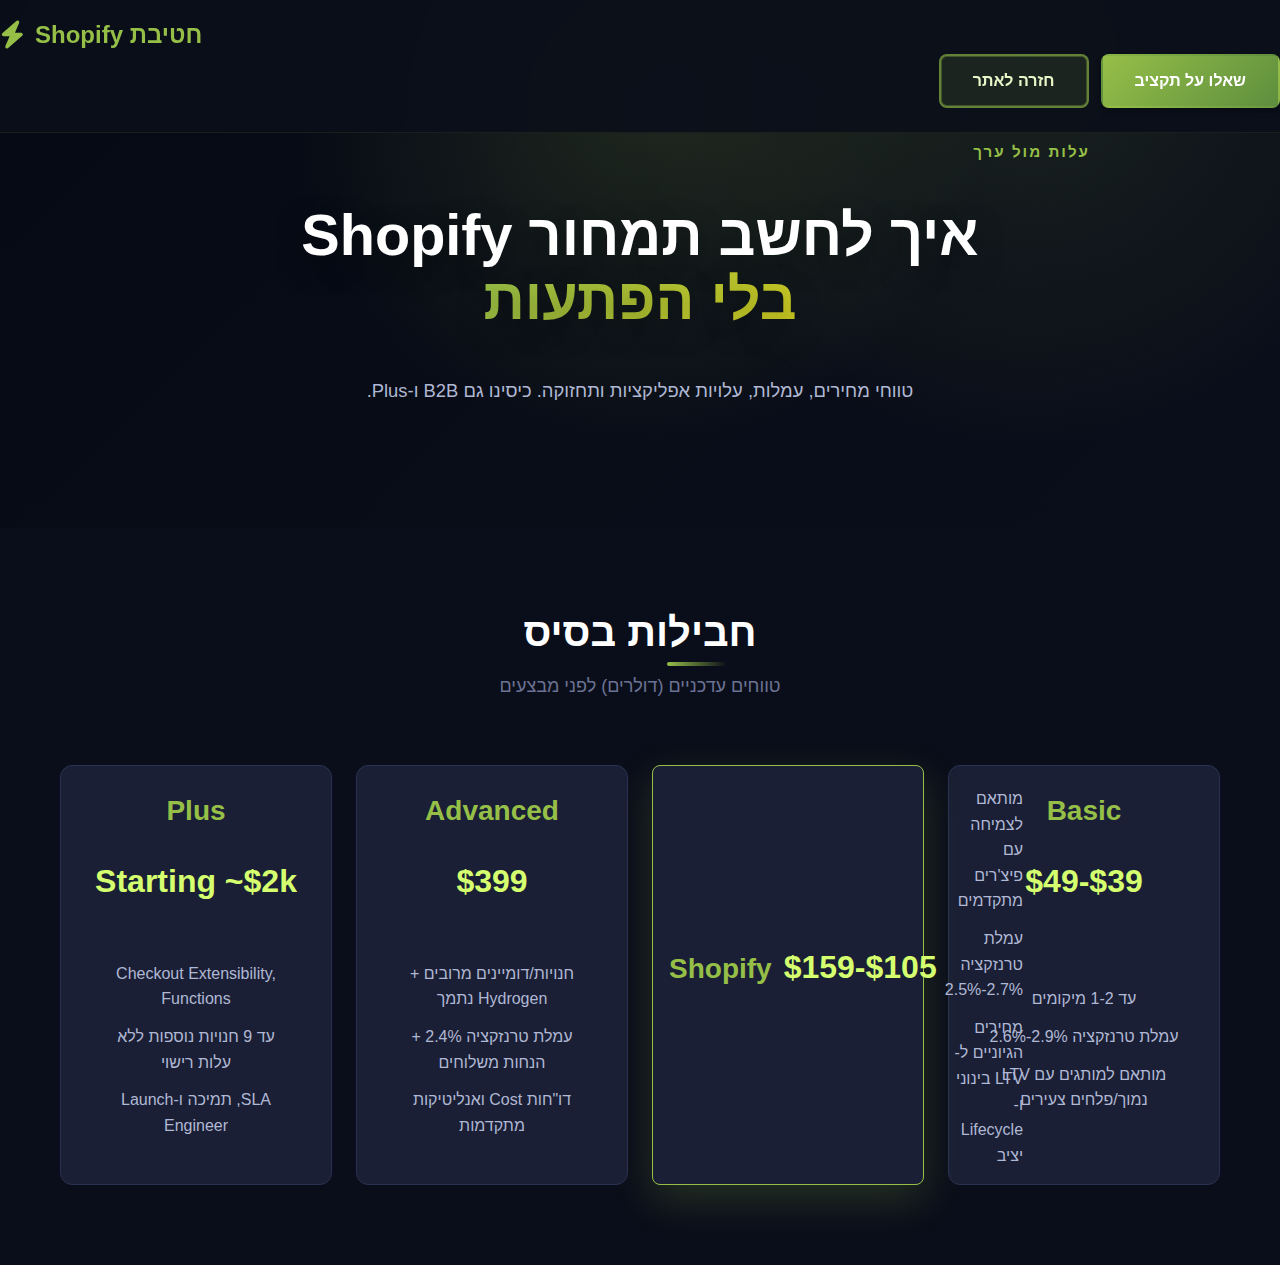
<file: portfolio/shopify-pricing.html>
<!DOCTYPE html>
<html lang="he" dir="rtl">
<head>
    <meta charset="UTF-8">
    <meta name="viewport" content="width=device-width, initial-scale=1.0">
    <title>תמחור Shopify | איך לחשב עלויות אמת</title>
    <meta name="description" content="מדריך תמחור Shopify: חבילות, עמלות, עלויות אפליקציות, עמלות סליקה, פיתוח ואינטגרציות. כולל דוגמאות תקציב לפי שלבים.">
    <link rel="canonical" href="https://hadassschweitzer.netlify.app/shopify-pricing.html">
    <link rel="icon" type="image/svg+xml" href="favicon.svg">
    <link rel="stylesheet" href="css/style.css">
    <link rel="stylesheet" href="css/utilities.css">
    <link rel="stylesheet" href="css/enhancements.css">
    <link rel="stylesheet" href="css/animations.css">
    <link rel="stylesheet" href="https://cdnjs.cloudflare.com/ajax/libs/font-awesome/6.4.0/css/all.min.css">
</head>
<body id="top">
    <header class="page-hero gradient-1">
        <div class="container">
            <nav class="navbar page-nav">
                <div class="nav-brand">
                    <i class="fas fa-bolt"></i>
                    <span>חטיבת Shopify</span>
                </div>
                <div class="nav-actions">
                    <a href="index.html#contact" class="btn btn-primary">שאלו על תקציב</a>
                    <a href="index.html" class="btn btn-secondary">חזרה לאתר</a>
                </div>
            </nav>
            <div class="hero-content narrow">
                <p class="hero-eyebrow">עלות מול ערך</p>
                <h1 class="hero-title">איך לחשב תמחור Shopify<br><span class="gradient-text">בלי הפתעות</span></h1>
                <p class="hero-description">טווחי מחירים, עמלות, עלויות אפליקציות ותחזוקה. כיסינו גם B2B ו-Plus.</p>
            </div>
        </div>
    </header>

    <main class="page-content">
        <section class="content-section">
            <div class="container">
                <div class="section-header">
                    <h2 class="section-title">חבילות בסיס</h2>
                    <p class="section-subtitle">טווחים עדכניים (דולרים) לפני מבצעים</p>
                </div>
                <div class="pricing-grid">

<article class="pricing-card">
                        <h3>Basic</h3>
                        <p class="price">$39-$49</p>
                        <ul>
                            <li>עד 1-2 מיקומים</li>
                            <li>עמלת טרנזקציה 2.9%-2.6%</li>
                            <li>מותאם למותגים עם LTV נמוך/פלחים צעירים</li>
                        </ul>
                    </article>
                    <article class="pricing-card highlight">
                        <h3>Shopify</h3>
                        <p class="price">$105-$159</p>
                        <ul>
                            <li>מותאם לצמיחה עם פיצ'רים מתקדמים</li>
                            <li>עמלת טרנזקציה 2.7%-2.5%</li>
                            <li>מחירים הגיוניים ל-LTV בינוני ו-Lifecycle יציב</li>
                        </ul>
                    </article>
                    <article class="pricing-card">
                        <h3>Advanced</h3>
                        <p class="price">$399</p>
                        <ul>
                            <li>חנויות/דומיינים מרובים + Hydrogen נתמך</li>
                            <li>עמלת טרנזקציה 2.4% + הנחות משלוחים</li>
                            <li>דו"חות Cost ואנליטיקות מתקדמות</li>
                        </ul>
                    </article>
                    <article class="pricing-card">
                        <h3>Plus</h3>
                        <p class="price">Starting ~$2k</p>
                        <ul>
                            <li>Checkout Extensibility, Functions</li>
                            <li>עד 9 חנויות נוספות ללא עלות רישוי</li>
                            <li>SLA, תמיכה ו-Launch Engineer</li>
                        </ul>
                    </article>
                </div>
</file>
<file: portfolio/css/style.css>
/* ========== CSS Variables ========== */
:root {
    /* Colors */
    --primary-color: #96bf48;
    --secondary-color: #5e8e3e;
    --accent-color: #ffd700;
    --dark-bg: #0a0e1a;
    --darker-bg: #060911;
    --light-bg: #1a1f35;
    --lighter-bg: #252b42;
    --text-primary: #ffffff;
    --text-secondary: #b0b8d4;
    --text-muted: #6b7394;
    --border-color: #2a3150;

    /* Spacing */
    --section-padding: 100px 0;
    --container-padding: 0 20px;

    /* Typography */
    --font-family: 'Rubik', 'Inter', -apple-system, BlinkMacSystemFont, 'Segoe UI', sans-serif;

    /* Effects */
    --transition: all 0.3s cubic-bezier(0.4, 0, 0.2, 1);
    --shadow-sm: 0 2px 4px rgba(0, 0, 0, 0.1);
    --shadow-md: 0 4px 6px rgba(0, 0, 0, 0.2);
    --shadow-lg: 0 10px 30px rgba(0, 0, 0, 0.3);
    --shadow-xl: 0 20px 60px rgba(0, 0, 0, 0.4);
    --glow: 0 0 20px rgba(150, 191, 72, 0.3);
}

/* ========== Light Mode Overrides ========== */
body.light-mode {
    --dark-bg: #f7f8fb;
    --darker-bg: #eef2f6;
    --light-bg: #ffffff;
    --lighter-bg: #f2f5fa;
    --text-primary: #101624;
    --text-secondary: #3a4459;
    --text-muted: #6a738a;
    --border-color: #d8dde8;
    --shadow-sm: 0 2px 6px rgba(16, 22, 36, 0.08);
    --shadow-md: 0 6px 16px rgba(16, 22, 36, 0.12);
    --shadow-lg: 0 12px 30px rgba(16, 22, 36, 0.16);
    --shadow-xl: 0 24px 60px rgba(16, 22, 36, 0.18);
    --glow: 0 0 18px rgba(150, 191, 72, 0.25);
    color-scheme: light;
}

body.light-mode .navbar {
    background: rgba(247, 248, 251, 0.95);
    border-bottom-color: rgba(16, 22, 36, 0.08);
}

body.light-mode .hero {
    background: #f6f8fb;
}

body.light-mode .hero-bg {
    background:
        radial-gradient(circle at 25% 35%, rgba(150, 191, 72, 0.18), transparent 45%),
        radial-gradient(circle at 70% 25%, rgba(150, 191, 72, 0.14), transparent 42%),
        radial-gradient(circle at 50% 70%, rgba(150, 191, 72, 0.1), transparent 55%),
        linear-gradient(135deg, #f6f8fb 0%, #e6edf6 50%, #f6f8fb 100%);
    filter: drop-shadow(0 30px 60px rgba(16, 22, 36, 0.12));
}

body.light-mode .hero-bg::after {
    background: radial-gradient(circle, rgba(150, 191, 72, 0.15) 0%, transparent 60%);
    mix-blend-mode: multiply;
}

body.light-mode .hero-badges span {
    color: #2e3d20;
    background: rgba(150, 191, 72, 0.14);
    border-color: rgba(150, 191, 72, 0.35);
    box-shadow: 0 10px 30px rgba(150, 191, 72, 0.14);
}

body.light-mode .hero-stats-bar {
    background: rgba(255, 255, 255, 0.85);
    border-color: rgba(150, 191, 72, 0.2);
    box-shadow: inset 0 0 0 1px rgba(16, 22, 36, 0.04), 0 18px 50px rgba(16, 22, 36, 0.12);
}

body.light-mode .stat-label {
    color: #4b566b;
}

body.light-mode .page-hero {
    background: linear-gradient(135deg, #f8fafc 0%, #e8eff7 100%);
}

body.light-mode .page-hero::before {
    background:
        radial-gradient(circle at 50% 20%, rgba(150, 191, 72, 0.15), transparent 45%),
        radial-gradient(circle at 80% 10%, rgba(150, 191, 72, 0.12), transparent 35%),
        linear-gradient(135deg, rgba(248, 250, 252, 0.9), rgba(234, 241, 249, 0.95));
}

body.light-mode .page-hero.gradient-1,
body.light-mode .page-hero.gradient-2,
body.light-mode .page-hero.gradient-3 {
    background: linear-gradient(135deg, #f6f8fb 0%, #e7eef7 100%);
}

body.light-mode .project-overlay {
    background: rgba(247, 248, 251, 0.92);
}

body.light-mode .theme-toggle {
    background: rgba(16, 22, 36, 0.04);
    border-color: rgba(16, 22, 36, 0.15);
    color: var(--text-secondary);
}

body.light-mode .theme-toggle:hover {
    background: rgba(150, 191, 72, 0.18);
    border-color: rgba(150, 191, 72, 0.45);
    color: var(--text-primary);
}

body.light-mode .btn-secondary {
    background: rgba(150, 191, 72, 0.2);
    color: #1f2a1a;
    border-color: rgba(94, 142, 62, 0.55);
    box-shadow: none;
}

body.light-mode .gradient-text {
    background: linear-gradient(135deg, #4c7b2a, #96bf48);
    -webkit-background-clip: text;
    -webkit-text-fill-color: transparent;
    background-clip: text;
}

body.light-mode .back-to-top {
    color: #0a0e1a;
    border: 1px solid rgba(16, 22, 36, 0.12);
    box-shadow: var(--shadow-lg);
}

/* ========== Reset & Base ========== */
* {
    margin: 0;
    padding: 0;
    box-sizing: border-box;
}

html {
    scroll-behavior: smooth;
    font-size: 16px;
    overflow-x: hidden;
}

body {
    font-family: var(--font-family);
    background-color: var(--dark-bg);
    color: var(--text-primary);
    line-height: 1.6;
    overflow-x: hidden;
    width: 100%;
}

.container {
    max-width: 1200px;
    margin: 0 auto;
    padding: var(--container-padding);
}

/* ========== Typography ========== */
h1, h2, h3, h4, h5, h6 {
    font-weight: 700;
    line-height: 1.2;
    margin-bottom: 1rem;
}

h1 { font-size: 3.5rem; }
h2 { font-size: 2.5rem; }
h3 { font-size: 1.75rem; }
h4 { font-size: 1.25rem; }

p {
    margin-bottom: 1rem;
    color: var(--text-secondary);
}

a {
    text-decoration: none;
    color: inherit;
    transition: var(--transition);
}

/* ========== Buttons ========== */
.btn {
    display: inline-block;
    padding: 12px 32px;
    border-radius: 8px;
    font-weight: 600;
    font-size: 1rem;
    cursor: pointer;
    transition: var(--transition);
    border: 2px solid transparent;
    text-align: center;
}

.btn-primary {
    background: linear-gradient(135deg, var(--primary-color), var(--secondary-color));
    color: white;
    box-shadow: var(--shadow-md);
}

.btn-primary:hover {
    transform: translateY(-2px);
    box-shadow: var(--shadow-lg), var(--glow);
}

.btn-secondary {
    background: transparent;
    color: var(--primary-color);
    border-color: var(--primary-color);
}

.btn-secondary:hover {
    background: var(--primary-color);
    color: white;
    transform: translateY(-2px);
}

/* ========== Navigation ========== */
.navbar {
    position: fixed;
    top: 0;
    left: 0;
    right: 0;
    background: rgba(10, 14, 26, 0.95);
    backdrop-filter: blur(10px);
    padding: 1rem 0;
    z-index: 1000;
    border-bottom: 1px solid var(--border-color);
}

.nav-actions {
    display: flex;
    align-items: center;
    gap: 12px;
    flex-wrap: wrap;
}

.navbar .container {
    display: flex;
    justify-content: space-between;
    align-items: center;
}

.nav-brand {
    display: flex;
    align-items: center;
    gap: 10px;
    font-size: 1.5rem;
    font-weight: 700;
    color: var(--primary-color);
    flex-direction: row-reverse;
}

.nav-brand i {
    font-size: 1.75rem;
}

.nav-menu {
    display: flex;
    list-style: none;
    gap: 2rem;
}

.nav-link {
    color: var(--text-secondary);
    font-weight: 500;
    transition: var(--transition);
    position: relative;
}

.nav-link::after {
    content: '';
    position: absolute;
    bottom: -5px;
    left: 0;
    width: 0;
    height: 2px;
    background: var(--primary-color);
    transition: var(--transition);
}

.nav-link:hover,
.nav-link.active {
    color: var(--primary-color);
}

.nav-link:hover::after,
.nav-link.active::after {
    width: 100%;
}

.hamburger {
    display: none;
    flex-direction: column;
    gap: 5px;
    cursor: pointer;
}

.hamburger span {
    width: 25px;
    height: 3px;
    background: var(--primary-color);
    border-radius: 3px;
    transition: var(--transition);
}

/* ========== Language Switcher ========== */
.language-switcher {
    display: flex;
    align-items: center;
    gap: 8px;
    background: transparent;
    border: 2px solid var(--primary-color);
    color: var(--primary-color);
    padding: 8px 16px;
    border-radius: 8px;
    cursor: pointer;
    font-weight: 600;
    font-size: 0.9rem;
    transition: var(--transition);
    font-family: var(--font-family);
}

.language-switcher:hover {
    background: var(--primary-color);
    color: white;
    transform: translateY(-2px);
}

.language-switcher i {
    font-size: 1.2rem;
}

/* ========== RTL Support ========== */
[dir="rtl"] {
    direction: rtl;
}

[dir="rtl"] .nav-brand {
    flex-direction: row-reverse;
}

[dir="rtl"] .nav-menu {
    flex-direction: row;
    direction: rtl;
    justify-content: flex-start;
}

[dir="rtl"] .navbar .container {
    flex-direction: row;
    direction: rtl;
}

[dir="rtl"] .hero-content {
    flex-direction: row-reverse;
}

[dir="rtl"] .hero-buttons {
    flex-direction: row-reverse;
}

[dir="rtl"] .hero-stats {
    flex-direction: row-reverse;
}

[dir="rtl"] .about-highlights {
    direction: rtl;
}

[dir="rtl"] .highlight {
    flex-direction: row-reverse;
}

[dir="rtl"] .contact-content {
    flex-direction: row-reverse;
}

[dir="rtl"] .contact-item {
    flex-direction: row;
    text-align: right;
    justify-content: flex-start;
}

[dir="rtl"] .contact-buttons {
    flex-direction: row-reverse;
}

[dir="rtl"] .footer-content {
    flex-direction: row-reverse;
}

[dir="rtl"] .project-meta {
    flex-direction: row-reverse;
}

[dir="rtl"] .project-tags {
    flex-direction: row-reverse;
}

/* ========== Hero Section ========== */
.hero {
    position: relative;
    min-height: 100vh;
    display: flex;
    align-items: center;
    padding-top: 110px;
    overflow: hidden;
    background: #060912;
    isolation: isolate;
}

.hero-bg {
    position: absolute;
    inset: -15%;
    background:
        radial-gradient(circle at 25% 35%, rgba(150, 191, 72, 0.18), transparent 45%),
        radial-gradient(circle at 70% 25%, rgba(150, 191, 72, 0.16), transparent 42%),
        radial-gradient(circle at 50% 70%, rgba(150, 191, 72, 0.12), transparent 55%),
        linear-gradient(135deg, #060912 0%, #0a0f1e 50%, #060912 100%);
    opacity: 0.9;
    z-index: -1;
    will-change: transform;
    transition: transform 0.25s ease-out;
    filter: drop-shadow(0 30px 60px rgba(0, 0, 0, 0.35));
    transform: scale(1.08);
}

.hero-bg::after {
    content: '';
    position: absolute;
    inset: 0;
    background: radial-gradient(circle, rgba(150, 191, 72, 0.08) 0%, transparent 60%);
    mix-blend-mode: screen;
    pointer-events: none;
}

.hero-content {
    position: relative;
    display: grid;
    grid-template-columns: 48% 52%;
    gap: 3rem;
    align-items: center;
    z-index: 1;
}

.hero-text {
    max-width: 540px;
}

.hero-eyebrow {
    display: inline-flex;
    align-items: center;
    gap: 8px;
    font-size: 0.95rem;
    letter-spacing: 2px;
    text-transform: uppercase;
    color: var(--primary-color);
    font-weight: 700;
    margin-bottom: 1.25rem;
}

.gradient-text {
    background: linear-gradient(135deg, #d5ff6f, var(--primary-color));
    -webkit-background-clip: text;
    -webkit-text-fill-color: transparent;
    background-clip: text;
}

.hero-title {
    font-size: 3.6rem;
    margin-bottom: 1.5rem;
    line-height: 1.1;
    text-shadow: 0 10px 30px rgba(0, 0, 0, 0.35);
}

.hero-description {
    font-size: 1.15rem;
    color: var(--text-secondary);
    margin-bottom: 2rem;
    max-width: 90%;
    line-height: 1.7;
}

.hero-badges {
    display: flex;
    flex-wrap: wrap;
    gap: 0.75rem;
    margin-bottom: 2.25rem;
}

.hero-badges span {
    border: 1px solid rgba(150, 191, 72, 0.4);
    border-radius: 20px;
    padding: 0.5rem 1.1rem;
    font-size: 0.9rem;
    color: #e5f4c8;
    background: rgba(150, 191, 72, 0.08);
    box-shadow: 0 10px 30px rgba(150, 191, 72, 0.12);
}

.hero-buttons {
    display: flex;
    gap: 0.85rem;
    flex-wrap: wrap;
    align-items: center;
}

.hero-buttons .btn {
    padding: 14px 36px;
    font-size: 1.05rem;
    border-radius: 999px;
    transition: transform 0.25s ease, box-shadow 0.25s ease;
}

.hero-buttons .btn:hover {
    transform: translateY(-2px);
    box-shadow: 0 12px 32px rgba(150, 191, 72, 0.35);
}

.btn-secondary {
    background: rgba(150, 191, 72, 0.12);
    color: #e8f7c8;
    border-color: rgba(150, 191, 72, 0.6);
    box-shadow: inset 0 0 0 1px rgba(150, 191, 72, 0.3);
}

.hero-visual {
    position: relative;
    display: flex;
    align-items: center;
    justify-content: center;
    min-height: 520px;
    isolation: isolate;
    filter: drop-shadow(0 25px 50px rgba(0, 0, 0, 0.45));
}

.hero-bg,
.hero-logo {
    transform: translate3d(0, 0, 0);
}

.hero-logo {
    transition: transform 0.25s ease-out;
    will-change: transform;
}

.hero-plexus {
    position: absolute;
    width: 740px;
    height: 740px;
    pointer-events: none;
    mix-blend-mode: screen;
    opacity: 0.9;
    filter: drop-shadow(0 0 30px rgba(150, 191, 72, 0.25));
    z-index: 0;
}

.plexus-top-right {
    top: -18%;
    right: -4%;
}

.plexus-bottom-left {
    bottom: -18%;
    left: -4%;
}

.plexus-top-left {
    top: -16%;
    left: -4%;
}

.plexus-bottom-right {
    bottom: -16%;
    right: -4%;
}

.hero-rings {
    position: absolute;
    width: 520px;
    height: 520px;
    display: grid;
    place-items: center;
    pointer-events: none;
}

.hero-ring {
    position: absolute;
    border-radius: 50%;
    border: 1px solid rgba(150, 191, 72, 0.4);
    box-shadow: 0 0 40px rgba(150, 191, 72, 0.12);
}

.ring-1 { width: 520px; height: 520px; animation: pulse 10s ease-in-out infinite; }
.ring-2 { width: 360px; height: 360px; border-style: dashed; animation: spin 26s linear infinite reverse; opacity: 0.8; }
.ring-3 { width: 220px; height: 220px; background: radial-gradient(circle, rgba(150, 191, 72, 0.12) 0%, transparent 70%); animation: pulse 6s ease-in-out infinite; }

.hero-logo {
    width: 220px;
    height: 220px;
    border-radius: 50%;
    display: grid;
    place-items: center;
    background: radial-gradient(circle at 50% 45%, rgba(150, 191, 72, 0.22), rgba(150, 191, 72, 0.08) 60%, transparent 75%);
    border: 1px solid rgba(150, 191, 72, 0.35);
    box-shadow: 0 15px 50px rgba(0, 0, 0, 0.4), 0 0 40px rgba(150, 191, 72, 0.25);
    position: relative;
    z-index: 2;
}

.hero-logo-inner {
    width: 175px;
    height: 175px;
    border-radius: 50%;
    background: radial-gradient(circle at 30% 30%, #d5ff6f, #78a634 65%);
    display: grid;
    place-items: center;
    box-shadow: 0 10px 30px rgba(150, 191, 72, 0.4);
}

.hero-logo i {
    font-size: 4.5rem;
    color: #0a0e1a;
}

.page-hero {
    position: relative;
    padding: 140px 0 90px;
    background: var(--darker-bg);
    overflow: hidden;
}

.page-hero::before {
    content: '';
    position: absolute;
    inset: 0;
    background: radial-gradient(circle at 50% 20%, rgba(150, 191, 72, 0.15), transparent 45%),
                radial-gradient(circle at 80% 10%, rgba(150, 191, 72, 0.12), transparent 35%),
                linear-gradient(135deg, rgba(6, 9, 18, 0.9), rgba(10, 14, 26, 0.95));
    z-index: 0;
}

.page-hero .container {
    position: relative;
    z-index: 1;
}

.page-hero.gradient-1 { background: linear-gradient(135deg, #0a0f1e 0%, #0f172e 100%); }
.page-hero.gradient-2 { background: linear-gradient(135deg, #0b1020 0%, #0e1a33 100%); }
.page-hero.gradient-3 { background: linear-gradient(135deg, #0b1324 0%, #101c35 100%); }

.page-nav {
    padding-bottom: 24px;
}

.page-hero .hero-content {
    margin-top: 32px;
}

.hero-content.narrow {
    grid-template-columns: 1fr;
    max-width: 900px;
    margin: 0 auto;
    text-align: center;
    gap: 1.25rem;
}

/* ========== Theme Toggle ========== */
.theme-toggle {
    display: inline-flex;
    align-items: center;
    gap: 8px;
    padding: 10px 16px;
    border-radius: 999px;
    border: 1px solid rgba(150, 191, 72, 0.35);
    background: rgba(150, 191, 72, 0.08);
    color: var(--text-secondary);
    font-weight: 600;
    font-size: 0.9rem;
    cursor: pointer;
    transition: var(--transition);
}

.theme-toggle i {
    font-size: 1rem;
    color: var(--primary-color);
}

.theme-toggle:hover {
    background: rgba(150, 191, 72, 0.16);
    border-color: rgba(150, 191, 72, 0.6);
    color: var(--text-primary);
    transform: translateY(-2px);
}

.theme-toggle:focus-visible {
    outline: 2px solid var(--primary-color);
    outline-offset: 3px;
}

.theme-toggle--inline {
    box-shadow: none;
}

.navbar .theme-toggle--inline {
    align-self: center;
    margin-inline-start: 12px;
}

.theme-toggle--floating {
    position: fixed;
    inset-inline-start: 24px;
    inset-block-start: 88px;
    left: 24px;
    top: 88px;
    z-index: 1200;
    box-shadow: var(--shadow-lg);
}

.hero-content.narrow .hero-description {
    margin: 0 auto 2rem;
}

.hero-content.narrow .hero-buttons {
    justify-content: center;
}

.page-content {
    background: var(--dark-bg);
}

.content-section {
    padding: 80px 0;
}

.content-section.alt {
    background: var(--lighter-bg);
    border-block: 1px solid var(--border-color);
}

.pricing-grid {
    display: grid;
    grid-template-columns: repeat(auto-fit, minmax(260px, 1fr));
    gap: 1.5rem;
    margin-top: 2rem;
    align-items: stretch;
}

.pricing-card {
    background: var(--light-bg);
    border: 1px solid var(--border-color);
    border-radius: 12px;
    padding: 1.75rem;
    transition: var(--transition);
    text-align: center;
    direction: rtl;
    display: flex;
    flex-direction: column;
    gap: 1rem;
    align-items: center;
    min-height: 360px;
}

.pricing-card.highlight {
    border-color: var(--primary-color);
    box-shadow: 0 15px 40px rgba(150, 191, 72, 0.2);
}

.pricing-card h3 {
    color: var(--primary-color);
    margin-bottom: 0.75rem;
}

.pricing-card .price {
    font-size: 2rem;
    font-weight: 800;
    color: #d5ff6f;
    margin-bottom: 1rem;
}

.pricing-card .price + ul {
    margin-top: 0.25rem;
}

.pricing-card ul {
    list-style: none;
    padding: 0;
    margin: 0;
    display: flex;
    flex-direction: column;
    gap: 0.75rem;
    width: 100%;
    align-items: center;
    flex: 1;
    justify-content: center;
}

.pricing-card li {
    color: var(--text-secondary);
    line-height: 1.6;
    max-width: 90%;
}

.comparison-table {
    display: grid;
    gap: 1rem;
    margin-top: 2rem;
}

.comparison-row {
    display: grid;
    grid-template-columns: repeat(4, minmax(0, 1fr));
    gap: 1rem;
    padding: 1.25rem;
    background: var(--light-bg);
    border: 1px solid var(--border-color);
    border-radius: 12px;
    align-items: start;
}

.comparison-row div {
    color: var(--text-secondary);
    text-align: right;
}

[dir="ltr"] .comparison-row div {
    text-align: left;
}

.comparison-row div:first-child {
    font-weight: 700;
    color: var(--primary-color);
}

.comparison-row.comparison-head {
    background: var(--darker-bg);
    border-color: var(--primary-color);
    font-weight: 700;
}

.comparison-row.comparison-head div {
    color: var(--text-primary);
    text-align: center;
}

.pill-list {
    display: flex;
    flex-wrap: wrap;
    gap: 0.75rem;
    margin: 1.5rem 0 2.5rem;
    justify-content: center;
}

.pill {
    padding: 0.65rem 1.4rem;
    background: var(--light-bg);
    border: 1px solid var(--border-color);
    border-radius: 999px;
    color: var(--text-secondary);
    font-weight: 600;
}

.cta-banner {
    margin-top: 2.5rem;
    padding: 2rem;
    background: linear-gradient(135deg, rgba(150, 191, 72, 0.15), rgba(94, 142, 62, 0.25));
    border: 1px solid var(--border-color);
    border-radius: 14px;
    display: flex;
    align-items: center;
    justify-content: space-between;
    gap: 1.5rem;
    flex-wrap: wrap;
}

.cta-banner h3 {
    margin-bottom: 0.5rem;
    color: var(--text-primary);
}

.cta-banner p {
    margin: 0;
}

.hero-stats {
    display: flex;
    justify-content: space-between;
    gap: 1.5rem;
}

.hero-stats-bar {
    margin-top: 2.5rem;
    padding: 1.75rem 2.25rem;
    background: rgba(6, 9, 17, 0.85);
    border: 1px solid rgba(150, 191, 72, 0.25);
    border-radius: 16px;
    box-shadow: inset 0 0 0 1px rgba(255, 255, 255, 0.03), 0 18px 60px rgba(0, 0, 0, 0.45);
    backdrop-filter: blur(10px);
}

.stat {
    text-align: center;
    flex: 1;
}

.stat-number {
    font-size: 2.5rem;
    font-weight: 800;
    color: #d5ff6f;
    line-height: 1;
    margin-bottom: 0.35rem;
    text-shadow: 0 0 25px rgba(150, 191, 72, 0.25);
}

.stat-label {
    font-size: 0.95rem;
    color: #c7d5f1;
    letter-spacing: 0.5px;
}

@keyframes float {
    0%, 100% { transform: translateY(0px); }
    50% { transform: translateY(-15px); }
}

@keyframes pulse {
    0%, 100% { transform: scale(0.95); opacity: 0.8; }
    50% { transform: scale(1.05); opacity: 1; }
}

@keyframes spin {
    from { transform: rotate(0deg); }
    to { transform: rotate(360deg); }
}


/* ========== Section Styles ========== */
section {
    padding: var(--section-padding);
}

.section-header {
    text-align: center;
    margin-bottom: 4rem;
}

.section-title {
    font-size: 2.5rem;
    margin-bottom: 1rem;
    position: relative;
    display: inline-block;
}

.section-title::after {
    content: '';
    position: absolute;
    bottom: -10px;
    left: 50%;
    transform: translateX(-50%);
    width: 60px;
    height: 4px;
    background: linear-gradient(90deg, var(--primary-color), var(--accent-color));
    border-radius: 2px;
}

.section-subtitle {
    font-size: 1.125rem;
    color: var(--text-muted);
}

/* ========== About Section ========== */
.about {
    background: var(--darker-bg);
}

.about-content {
    max-width: 900px;
    margin: 0 auto;
}

.about-text p {
    font-size: 1.125rem;
    line-height: 1.8;
    margin-bottom: 1.5rem;
}

.about-highlights {
    display: grid;
    grid-template-columns: repeat(2, 1fr);
    gap: 1rem;
    margin-top: 2rem;
}

.highlight {
    display: flex;
    align-items: center;
    gap: 0.75rem;
    padding: 1rem;
    background: var(--light-bg);
    border-radius: 8px;
    border: 1px solid var(--border-color);
    flex-direction: row-reverse;
    text-align: right;
}

.highlight i {
    color: var(--primary-color);
    font-size: 1.25rem;
}

.highlight span {
    color: var(--text-secondary);
}

/* ========== Solutions Section (Problems I Solve) ========== */
.solutions {
    background: var(--dark-bg);
}

.solutions-grid {
    display: grid;
    grid-template-columns: repeat(auto-fit, minmax(350px, 1fr));
    gap: 2rem;
}

.solution-card {
    background: var(--light-bg);
    padding: 2rem;
    border-radius: 12px;
    border: 2px solid var(--border-color);
    transition: var(--transition);
    text-align: right;
}

.solution-card:hover {
    transform: translateY(-8px);
    box-shadow: var(--shadow-xl);
    border-color: var(--primary-color);
}

.solution-icon {
    width: 80px;
    height: 80px;
    margin: 0 auto 1.5rem;
    background: linear-gradient(135deg, var(--primary-color), var(--secondary-color));
    border-radius: 50%;
    display: flex;
    align-items: center;
    justify-content: center;
}

.solution-icon i {
    font-size: 2rem;
    color: white;
}

.solution-card h3 {
    font-size: 1.5rem;
    margin-bottom: 1rem;
    color: var(--text-primary);
}

.solution-card p {
    color: var(--text-secondary);
    line-height: 1.7;
    text-align: right;
}

[dir="ltr"] .solution-card p {
    text-align: left;
}

.service-list {
    list-style: none;
    margin: 1.25rem 0;
    padding: 0;
}

.service-list li {
    padding: 0.35rem 0;
    color: var(--text-secondary);
    position: relative;
    padding-right: 1.25rem;
}

.service-list li::before {
    content: '•';
    position: absolute;
    right: 0;
    color: var(--primary-color);
    font-size: 1.25rem;
    line-height: 1;
}

[dir="ltr"] .service-list li {
    padding-right: 0;
    padding-left: 1.25rem;
}

[dir="ltr"] .service-list li::before {
    right: auto;
    left: 0;
}

.text-link {
    color: var(--accent-color);
    font-weight: 600;
    display: inline-flex;
    align-items: center;
    gap: 0.25rem;
}

.text-link:hover {
    color: var(--primary-color);
}

/* ========== Process Section (How I Work) ========== */
.process {
    background: var(--darker-bg);
}

.process-grid {
    display: grid;
    grid-template-columns: repeat(auto-fit, minmax(250px, 1fr));
    gap: 2rem;
}

.process-step {
    background: var(--light-bg);
    padding: 2rem;
    border-radius: 12px;
    border: 2px solid var(--border-color);
    transition: var(--transition);
    position: relative;
    text-align: right;
}

.process-step:hover {
    transform: translateY(-8px);
    box-shadow: var(--shadow-lg);
    border-color: var(--primary-color);
}

.step-number {
    position: absolute;
    top: -20px;
    left: 50%;
    transform: translateX(-50%);
    width: 40px;
    height: 40px;
    background: linear-gradient(135deg, var(--primary-color), var(--secondary-color));
    border-radius: 50%;
    display: flex;
    align-items: center;
    justify-content: center;
    font-size: 1.25rem;
    font-weight: 700;
    color: white;
    box-shadow: var(--shadow-md);
}

.step-icon {
    width: 60px;
    height: 60px;
    margin: 1.5rem auto 1rem;
    display: flex;
    align-items: center;
    justify-content: center;
    background: var(--darker-bg);
    border-radius: 50%;
}

.step-icon i {
    font-size: 1.75rem;
    color: var(--primary-color);
}

.process-step h3 {
    font-size: 1.25rem;
    margin-bottom: 1rem;
    color: var(--text-primary);
}

.process-step p {
    color: var(--text-secondary);
    line-height: 1.7;
    font-size: 0.95rem;
    text-align: right;
}

[dir="ltr"] .process-step p {
    text-align: left;
}

.trust {
    background: var(--light-bg);
}

.trust-grid {
    display: grid;
    grid-template-columns: repeat(auto-fit, minmax(220px, 1fr));
    gap: 1.5rem;
}

.trust-card {
    background: var(--dark-bg);
    border: 1px solid var(--border-color);
    border-radius: 12px;
    padding: 1.5rem;
    min-height: 170px;
    text-align: right;
}

.trust-card h3 {
    color: var(--primary-color);
    font-size: 1.1rem;
    margin-bottom: 0.75rem;
}

.trust-card p {
    margin: 0;
    color: var(--text-secondary);
}

[dir="ltr"] .trust-card {
    text-align: left;
}

/* ========== Skills Section ========== */
.skills-grid {
    display: grid;
    grid-template-columns: repeat(auto-fit, minmax(300px, 1fr));
    gap: 2rem;
}

.skill-category {
    background: var(--light-bg);
    padding: 2rem;
    border-radius: 12px;
    border: 1px solid var(--border-color);
    transition: var(--transition);
}

.skill-category:hover {
    transform: translateY(-5px);
    box-shadow: var(--shadow-lg);
    border-color: var(--primary-color);
}

.skill-category h3 {
    color: var(--primary-color);
    margin-bottom: 1.5rem;
    display: flex;
    align-items: center;
    gap: 0.75rem;
    flex-direction: row-reverse;
    justify-content: flex-end;
}

.skill-category h3 i {
    font-size: 1.5rem;
}

.skill-category ul {
    list-style: none;
}

.skill-category li {
    padding: 0.5rem 0;
    color: var(--text-secondary);
    position: relative;
    padding-right: 1.5rem;
    text-align: right;
}

.skill-category li::before {
    content: '◂';
    position: absolute;
    right: 0;
    color: var(--primary-color);
    font-weight: bold;
}

/* ========== Projects Section ========== */
.projects {
    background: var(--darker-bg);
}

.projects-grid {
    display: grid;
    grid-template-columns: repeat(auto-fill, minmax(350px, 1fr));
    gap: 2rem;
}

.project-card {
    background: var(--light-bg);
    border-radius: 12px;
    overflow: hidden;
    border: 1px solid var(--border-color);
    transition: var(--transition);
    cursor: pointer;
}

.project-card:hover {
    transform: translateY(-8px);
    box-shadow: var(--shadow-xl);
    border-color: var(--primary-color);
}

.project-image {
    position: relative;
    height: 250px;
    overflow: hidden;
    background: var(--lighter-bg);
}

.project-image img {
    width: 100%;
    height: 100%;
    object-fit: cover;
    transition: var(--transition);
}

.project-card:hover .project-image img {
    transform: scale(1.1);
}

.project-overlay {
    position: absolute;
    top: 0;
    left: 0;
    right: 0;
    bottom: 0;
    background: rgba(10, 14, 26, 0.9);
    display: flex;
    align-items: center;
    justify-content: center;
    opacity: 0;
    transition: var(--transition);
}

.project-card:hover .project-overlay {
    opacity: 1;
}

.project-content {
    padding: 1.5rem;
}

.project-tags {
    display: flex;
    flex-wrap: wrap;
    gap: 0.5rem;
    margin-bottom: 1rem;
    justify-content: flex-end;
}

.tag {
    padding: 0.25rem 0.75rem;
    background: rgba(150, 191, 72, 0.2);
    color: var(--primary-color);
    border-radius: 20px;
    font-size: 0.75rem;
    font-weight: 600;
    text-transform: uppercase;
    letter-spacing: 0.5px;
}

.project-content h3 {
    margin-bottom: 0.75rem;
    color: var(--text-primary);
}

.project-content p {
    font-size: 0.9rem;
    color: var(--text-secondary);
    margin-bottom: 1rem;
    line-height: 1.6;
}

.project-meta {
    display: flex;
    gap: 1.5rem;
    padding-top: 1rem;
    border-top: 1px solid var(--border-color);
    font-size: 0.875rem;
    color: var(--text-muted);
}

.project-meta span {
    display: flex;
    align-items: center;
    gap: 0.5rem;
    flex-direction: row-reverse;
}

.project-meta i {
    color: var(--primary-color);
}

/* ========== Contact Section ========== */
.contact-content {
    display: grid;
    grid-template-columns: 1fr 1fr;
    gap: 4rem;
    max-width: 1100px;
    margin: 0 auto;
    justify-items: center;
}

.contact-info {
    display: flex;
    flex-direction: column;
    gap: 1.5rem;
    align-items: center;
}

.contact-item {
    display: flex;
    align-items: center;
    gap: 0.75rem;
    padding: 1.5rem;
    background: var(--light-bg);
    border-radius: 12px;
    border: 1px solid var(--border-color);
    transition: var(--transition);
    flex-direction: row;
    justify-content: flex-start;
    text-align: right;
    width: 100%;
    max-width: 560px;
}

.contact-item:hover {
    border-color: var(--primary-color);
    transform: translateX(-5px);
}

.contact-icon {
    width: 50px;
    height: 50px;
    background: rgba(150, 191, 72, 0.2);
    border-radius: 10px;
    display: flex;
    align-items: center;
    justify-content: center;
    font-size: 1.5rem;
    color: var(--primary-color);
}

.contact-item h4 {
    margin: 0;
    font-size: 1rem;
    color: var(--text-primary);
}

.contact-item p {
    margin: 0;
    color: var(--text-secondary);
    font-size: 0.9rem;
}

.contact-cta {
    display: flex;
    flex-direction: column;
    justify-content: center;
    background: var(--light-bg);
    padding: 2rem;
    border-radius: 12px;
    border: 1px solid var(--border-color);
}

.contact-cta h3 {
    font-size: 1.75rem;
    margin-bottom: 1rem;
    color: var(--primary-color);
}

.contact-cta p {
    margin-bottom: 2rem;
    line-height: 1.8;
}

.contact-checklist {
    list-style: none;
    margin: 0 0 1.5rem;
    padding: 0;
}

.contact-checklist li {
    padding: 0.5rem 0;
    position: relative;
    padding-right: 1.5rem;
    color: var(--text-secondary);
}

.contact-checklist li::before {
    content: '✔';
    position: absolute;
    right: 0;
    color: var(--accent-color);
}

[dir="ltr"] .contact-checklist li {
    padding-right: 0;
    padding-left: 1.5rem;
}

[dir="ltr"] .contact-checklist li::before {
    right: auto;
    left: 0;
}

.contact-buttons {
    display: flex;
    flex-direction: column;
    gap: 1rem;
}

.contact-buttons .btn {
    width: 100%;
    display: flex;
    flex-direction: column;
    align-items: center;
    gap: 0.5rem;
    padding: 1.5rem 2rem;
}

.contact-buttons .btn i {
    font-size: 2rem;
}

/* ========== Footer ========== */
.footer {
    background: var(--darker-bg);
    padding: 2rem 0;
    border-top: 1px solid var(--border-color);
}

.footer-content {
    display: flex;
    justify-content: space-between;
    align-items: center;
}

.footer-left p {
    color: var(--text-muted);
    margin: 0;
    display: flex;
    align-items: center;
    gap: 0.5rem;
    flex-direction: row-reverse;
}

.footer-left p i {
    font-size: 0.875rem;
}

.footer-right a {
    color: var(--primary-color);
    display: flex;
    align-items: center;
    gap: 0.5rem;
    font-weight: 600;
}

.footer-right a:hover {
    opacity: 0.8;
}

/* ========== Back to Top Button ========== */
.back-to-top {
    position: fixed;
    inset-inline-end: 24px;
    inset-block-end: 24px;
    right: 24px;
    bottom: 24px;
    width: 56px;
    height: 56px;
    border: none;
    border-radius: 50%;
    background: linear-gradient(135deg, var(--primary-color), var(--secondary-color));
    color: var(--dark-bg);
    display: flex;
    align-items: center;
    justify-content: center;
    font-size: 1.25rem;
    box-shadow: var(--shadow-lg);
    cursor: pointer;
    opacity: 0;
    visibility: hidden;
    pointer-events: none;
    transform: translateY(10px);
    transition: opacity 0.3s ease, transform 0.3s ease, box-shadow 0.3s ease;
    z-index: 1400;
}

.back-to-top:hover {
    box-shadow: var(--shadow-xl), var(--glow);
}

.back-to-top:focus-visible {
    outline: 2px solid var(--accent-color);
    outline-offset: 4px;
}

.back-to-top.show {
    opacity: 1;
    visibility: visible;
    pointer-events: auto;
    transform: translateY(0);
}

.back-to-top.ripple-effect {
    position: fixed;
}

/* ========== Responsive Design ========== */
@media (max-width: 968px) {
    h1 { font-size: 2.5rem; }
    h2 { font-size: 2rem; }

    .hero-content {
        grid-template-columns: 1fr;
        gap: 2rem;
        text-align: center;
    }

    .hero-text {
        padding-bottom: 0;
        margin: 0 auto;
    }

    .hero-description {
        margin: 0 auto 2rem;
    }

    .hero-badges {
        justify-content: center;
    }

    .hero-buttons {
        justify-content: center;
    }

    .hero-visual {
        min-height: 360px;
        margin: 0 auto;
        order: -1;
    }

    .hero-plexus {
        width: 540px;
        height: 540px;
    }

    .hero-rings {
        width: 360px;
        height: 360px;
    }

    .hero-logo {
        width: 175px;
        height: 175px;
    }

    .hero-logo-inner {
        width: 140px;
        height: 140px;
    }

    .hero-stats {
        flex-direction: column;
        align-items: center;
    }

    .contact-content {
        grid-template-columns: 1fr;
        gap: 2rem;
    }

    .about-highlights {
        grid-template-columns: 1fr;
    }

    .page-hero {
        padding: 120px 0 70px;
    }

    .hero-content.narrow {
        text-align: center;
    }

    .pricing-grid {
        grid-template-columns: repeat(auto-fit, minmax(240px, 1fr));
    }

    .comparison-row {
        grid-template-columns: repeat(2, minmax(0, 1fr));
    }

    .comparison-row div:first-child {
        grid-column: 1 / -1;
    }

    .cta-banner {
        flex-direction: column;
        align-items: flex-start;
    }

    .cta-banner .btn {
        width: 100%;
        text-align: center;
    }
}

@media (max-width: 768px) {
    .navbar .container {
        flex-wrap: wrap;
        gap: 12px;
    }

    .nav-menu {
        position: fixed;
        top: 70px;
        right: -100%;
        width: 100%;
        background: rgba(10, 14, 26, 0.98);
        backdrop-filter: blur(10px);
        flex-direction: column !important;
        padding: 2rem;
        gap: 1rem;
        transition: var(--transition);
        border-bottom: 1px solid var(--border-color);
    }

    .nav-menu.active {
        right: 0;
    }

    /* Override RTL row-reverse in mobile */
    [dir="rtl"] .nav-menu {
        flex-direction: column !important;
    }

    .hamburger {
        display: flex;
    }

    .language-switcher {
        padding: 6px 12px;
        font-size: 0.8rem;
    }

    .language-switcher .lang-text {
        display: none;
    }

    .language-switcher i {
        font-size: 1.4rem;
    }

    .nav-actions {
        width: 100%;
        justify-content: center;
    }

    .theme-toggle {
        padding: 10px;
    }

    .theme-toggle .theme-text {
        display: none;
    }

    .hamburger.active span:nth-child(1) {
        transform: rotate(45deg) translate(8px, 8px);
    }

    .hamburger.active span:nth-child(2) {
        opacity: 0;
    }

    .hamburger.active span:nth-child(3) {
        transform: rotate(-45deg) translate(7px, -7px);
    }

    .hero-title {
        font-size: 2.5rem; /* Smaller font for mobile */
    }

    .hero-description {
        font-size: 1rem; /* Adjust for smaller screens */
        max-width: 90%;
    }

    .hero-buttons {
        flex-direction: column; /* Stack buttons for mobile */
        gap: 1.5rem;
    }

    .hero-visual {
        min-height: 300px;
    }

    .hero-plexus {
        width: 460px;
        height: 460px;
    }

    .hero-rings {
        width: 300px;
        height: 300px;
    }

    .hero-stats-bar {
        padding: 1.5rem;
    }

    .hero-stats {
        flex-direction: column;
        gap: 1.25rem;
    }

    .projects-grid {
        grid-template-columns: 1fr;
    }

    .skills-grid {
        grid-template-columns: 1fr;
    }

    .footer-content {
        flex-direction: column;
        gap: 1rem;
        text-align: center;
    }

    section {
        padding: 60px 0;
    }

    .page-nav {
        padding-bottom: 12px;
    }

    .hero-content.narrow {
        gap: 1rem;
    }

    .pricing-grid {
        grid-template-columns: 1fr;
    }

    .comparison-row {
        grid-template-columns: repeat(2, minmax(0, 1fr));
    }

    .comparison-row div:first-child {
        grid-column: 1 / -1;
    }

    .cta-banner {
        align-items: center;
        text-align: center;
    }

    .theme-toggle--floating {
        left: 16px;
        top: 72px;
    }
}

@media (max-width: 480px) {
    .hero-visual {
        min-height: 280px;
    }

    .hero-plexus {
        width: 100%;
        max-width: 360px;
        height: auto;
        aspect-ratio: 1/1;
    }

    .plexus-top-left {
        top: -8%;
        left: -2%;
    }

    .plexus-bottom-right {
        bottom: -8%;
        right: -2%;
    }

    .hero-rings {
        width: 100%;
        max-width: 230px;
        height: auto;
        aspect-ratio: 1/1;
    }

    .plexus-top-right {
        top: -12%;
        right: -4%;
    }

    .plexus-bottom-left {
        bottom: -12%;
        left: -4%;
    }

    .plexus-top-left {
        top: -10%;
        left: -4%;
    }

    .plexus-bottom-right {
        bottom: -10%;
        right: -4%;
    }

    .comparison-row {
        grid-template-columns: 1fr;
    }

    .hero-logo {
        width: 145px;
        height: 145px;
    }

    .hero-logo-inner {
        width: 120px;
        height: 120px;
    }

    .btn {
        padding: 10px 24px;
        font-size: 0.9rem;
    }
}

/* ========== Social Links & CV Button ========== */
.social-links {
    border-top: 1px solid var(--border-color);
    padding-top: 1.5rem;
    margin-top: 1.5rem;
}

.social-buttons {
    display: flex;
    gap: 1rem;
    flex-wrap: wrap;
    margin-top: 0.5rem;
}

.social-btn {
    display: inline-flex;
    align-items: center;
    gap: 0.5rem;
    padding: 0.6rem 1.2rem;
    background: var(--lighter-bg);
    border: 1px solid var(--border-color);
    border-radius: 8px;
    color: var(--text-secondary);
    font-size: 0.95rem;
    font-weight: 500;
    transition: var(--transition);
}

.social-btn:hover {
    background: var(--primary-color);
    color: white;
    border-color: var(--primary-color);
    transform: translateY(-2px);
    box-shadow: var(--shadow-md);
}

.social-btn i {
    font-size: 1.1rem;
}

.btn-accent {
    background: linear-gradient(135deg, #ffd700, #ffed4e);
    color: var(--dark-bg);
    font-weight: 700;
    border: none;
}

.btn-accent:hover {
    background: linear-gradient(135deg, #ffed4e, #ffd700);
    transform: translateY(-2px);
    box-shadow: 0 8px 20px rgba(255, 215, 0, 0.3);
}

[dir="rtl"] .social-buttons {
    flex-direction: row-reverse;
}

[dir="rtl"] .social-btn {
    flex-direction: row-reverse;
}

@media (max-width: 768px) {
    .social-buttons {
        flex-direction: column;
    }
    
    .social-btn {
        width: 100%;
        justify-content: center;
    }
}

/* ========== Contact Form ========== */
.contact-form-wrapper {
    background: var(--lighter-bg);
    border: 1px solid var(--border-color);
    border-radius: 12px;
    padding: 2rem;
    margin-bottom: 2rem;
    width: 100%;
    max-width: 640px;
    margin-left: auto;
    margin-right: auto;
}

.form-title {
    color: var(--primary-color);
    margin-bottom: 1.5rem;
    font-size: 1.5rem;
}

.contact-form {
    display: flex;
    flex-direction: column;
    gap: 1.2rem;
}

.form-group {
    display: flex;
    flex-direction: column;
}

.form-group input,
.form-group textarea {
    width: 100%;
    padding: 0.9rem 1.2rem;
    background: var(--dark-bg);
    border: 1px solid var(--border-color);
    border-radius: 8px;
    color: var(--text-primary);
    font-family: var(--font-family);
    font-size: 1rem;
    transition: var(--transition);
}

.form-group input:focus,
.form-group textarea:focus {
    outline: none;
    border-color: var(--primary-color);
    box-shadow: 0 0 0 3px rgba(150, 191, 72, 0.1);
}

.form-group input::placeholder,
.form-group textarea::placeholder {
    color: var(--text-muted);
}

.form-group textarea {
    resize: vertical;
    min-height: 120px;
}

.sr-only {
    position: absolute;
    width: 1px;
    height: 1px;
    padding: 0;
    margin: -1px;
    overflow: hidden;
    clip: rect(0, 0, 0, 0);
    border: 0;
}

.btn-submit {
    width: 100%;
    display: flex;
    align-items: center;
    justify-content: center;
    gap: 0.5rem;
    padding: 1rem;
    font-size: 1.05rem;
    font-weight: 600;
}

.btn-submit:disabled {
    opacity: 0.6;
    cursor: not-allowed;
}

.form-message {
    padding: 1rem;
    border-radius: 8px;
    margin-top: 1rem;
    text-align: center;
    font-weight: 500;
    animation: slideDown 0.3s ease-out;
}

@keyframes slideDown {
    from {
        opacity: 0;
        transform: translateY(-10px);
    }
    to {
        opacity: 1;
        transform: translateY(0);
    }
}

.form-message.success {
    background: rgba(150, 191, 72, 0.1);
    border: 1px solid var(--primary-color);
    color: var(--primary-color);
}

.form-message.success::before {
    content: "✓ ";
    font-weight: bold;
}

.form-message.error {
    background: rgba(255, 99, 71, 0.1);
    border: 1px solid #ff6347;
    color: #ff6347;
}

.form-message.error::before {
    content: "✗ ";
    font-weight: bold;
}

/* RTL Support */
[dir="rtl"] .contact-form-wrapper {
    text-align: right;
}

[dir="rtl"] .btn-submit {
    flex-direction: row-reverse;
}

/* Mobile Responsive */
@media (max-width: 768px) {
    .contact-form-wrapper {
        padding: 1.5rem;
    }
    
    .form-title {
        font-size: 1.3rem;
    }
    
    .form-group input,
    .form-group textarea {
        padding: 0.8rem 1rem;
    }
}

/* ========== Testimonials Section ========== */
.testimonials {
    padding: 6rem 0;
    background: var(--lighter-bg);
}

.testimonials-grid {
    display: grid;
    grid-template-columns: repeat(auto-fit, minmax(300px, 1fr));
    gap: 2rem;
    margin-top: 3rem;
}

.testimonial-card {
    background: var(--dark-bg);
    border: 1px solid var(--border-color);
    border-radius: 12px;
    padding: 2rem;
    transition: var(--transition);
}

.testimonial-card:hover {
    transform: translateY(-5px);
    border-color: var(--primary-color);
    box-shadow: 0 10px 30px rgba(150, 191, 72, 0.1);
}

.testimonial-rating {
    font-size: 1.5rem;
    color: var(--accent-color);
    margin-bottom: 1rem;
}

.testimonial-text {
    font-size: 1.05rem;
    line-height: 1.8;
    color: var(--text-secondary);
    margin-bottom: 1.5rem;
    font-style: italic;
}

.testimonial-author {
    display: flex;
    align-items: center;
    gap: 1rem;
    padding-top: 1rem;
    border-top: 1px solid var(--border-color);
}

.author-info h4 {
    color: var(--text-primary);
    font-size: 1.1rem;
    margin-bottom: 0.25rem;
}

.author-info p {
    color: var(--text-secondary);
    font-size: 0.9rem;
}

/* ========== FAQ Section ========== */
.faq {
    padding: 6rem 0;
    background: var(--dark-bg);
}

.faq-container {
    max-width: 900px;
    margin: 3rem auto 0;
}

.faq-item {
    background: var(--lighter-bg);
    border: 1px solid var(--border-color);
    border-radius: 12px;
    margin-bottom: 1rem;
    overflow: hidden;
    transition: var(--transition);
}

.faq-item:hover {
    border-color: var(--primary-color);
}

.faq-question {
    width: 100%;
    display: flex;
    justify-content: space-between;
    align-items: center;
    padding: 1.5rem;
    background: transparent;
    border: none;
    color: var(--text-primary);
    font-size: 1.1rem;
    font-weight: 600;
    text-align: right;
    cursor: pointer;
    transition: var(--transition);
}

.faq-question:hover {
    color: var(--primary-color);
}

.faq-question i {
    color: var(--primary-color);
    transition: transform 0.3s ease;
}

.faq-item.active .faq-question i {
    transform: rotate(180deg);
}

.faq-answer {
    max-height: 0;
    overflow: hidden;
    transition: max-height 0.3s ease, padding 0.3s ease;
}

.faq-item.active .faq-answer {
    max-height: 500px;
    padding: 0 1.5rem 1.5rem;
}

.faq-answer p {
    color: var(--text-secondary);
    line-height: 1.8;
    font-size: 1rem;
}

/* ========== Consultation Button (Accent Style) ========== */
.btn-accent {
    background: linear-gradient(135deg, var(--accent-color) 0%, #c89b3c 100%);
    color: #1a1b26;
    font-weight: 600;
}

.btn-accent:hover {
    background: linear-gradient(135deg, #c89b3c 0%, var(--accent-color) 100%);
    transform: translateY(-2px);
    box-shadow: 0 10px 30px rgba(212, 175, 55, 0.3);
}

/* RTL Support for New Sections */
[dir="rtl"] .faq-question {
    text-align: right;
}

[dir="rtl"] .faq-question i {
    transform: scaleX(-1);
}

[dir="rtl"] .faq-item.active .faq-question i {
    transform: scaleX(-1) rotate(180deg);
}

[dir="rtl"] .testimonial-author {
    flex-direction: row-reverse;
}

/* Mobile Responsive for New Sections */
@media (max-width: 768px) {
    .testimonials-grid {
        grid-template-columns: 1fr;
        gap: 1.5rem;
    }

    .back-to-top {
        width: 48px;
        height: 48px;
        bottom: 16px;
        right: 16px;
    }

    .testimonial-card {
        padding: 1.5rem;
    }

    .faq-question {
        padding: 1.2rem;
        font-size: 1rem;
    }

    .faq-item.active .faq-answer {
        padding: 0 1.2rem 1.2rem;
    }

    .contact-buttons {
        flex-direction: column;
        gap: 1rem;
    }

    .contact-buttons .btn {
        width: 100%;
        justify-content: center;
    }
}
</file>
<file: portfolio/css/utilities.css>
/* ========== Utility Classes ========== */
/* These classes eliminate CSS duplication across the codebase */

/* Card Styles */
.card {
    background: var(--light-bg);
    border-radius: 12px;
    border: 1px solid var(--border-color);
    transition: var(--transition);
}

.card-hover:hover {
    transform: translateY(-8px);
    box-shadow: 0 8px 24px rgba(0, 0, 0, 0.3);
    border-color: var(--primary-color);
}

/* Spacing Utilities */
.mt-1 { margin-top: 0.5rem; }
.mt-2 { margin-top: 1rem; }
.mt-3 { margin-top: 1.5rem; }
.mt-4 { margin-top: 2rem; }
.mt-5 { margin-top: 3rem; }

.mb-1 { margin-bottom: 0.5rem; }
.mb-2 { margin-bottom: 1rem; }
.mb-3 { margin-bottom: 1.5rem; }
.mb-4 { margin-bottom: 2rem; }
.mb-5 { margin-bottom: 3rem; }

.p-1 { padding: 0.5rem; }
.p-2 { padding: 1rem; }
.p-3 { padding: 1.5rem; }
.p-4 { padding: 2rem; }
.p-5 { padding: 3rem; }

/* Flexbox Utilities */
.flex { display: flex; }
.flex-column { flex-direction: column; }
.flex-center {
    display: flex;
    align-items: center;
    justify-content: center;
}
.flex-between {
    display: flex;
    align-items: center;
    justify-content: space-between;
}
.flex-wrap { flex-wrap: wrap; }
.gap-1 { gap: 0.5rem; }
.gap-2 { gap: 1rem; }
.gap-3 { gap: 1.5rem; }
.gap-4 { gap: 2rem; }

/* Grid Utilities */
.grid { display: grid; }
.grid-2 { grid-template-columns: repeat(2, 1fr); }
.grid-3 { grid-template-columns: repeat(3, 1fr); }
.grid-4 { grid-template-columns: repeat(4, 1fr); }
.grid-gap-1 { gap: 0.5rem; }
.grid-gap-2 { gap: 1rem; }
.grid-gap-3 { gap: 1.5rem; }
.grid-gap-4 { gap: 2rem; }

/* Text Utilities */
.text-center { text-align: center; }
.text-left { text-align: left; }
.text-right { text-align: right; }
.text-muted { color: var(--text-muted); }
.text-primary { color: var(--primary-color); }
.gradient-text {
    background: linear-gradient(135deg, var(--primary-color), var(--secondary-color));
    -webkit-background-clip: text;
    -webkit-text-fill-color: transparent;
    background-clip: text;
}

/* Font Utilities */
.font-bold { font-weight: 700; }
.font-semibold { font-weight: 600; }
.font-medium { font-weight: 500; }
.font-normal { font-weight: 400; }
.font-light { font-weight: 300; }

/* Border Utilities */
.border { border: 1px solid var(--border-color); }
.border-top { border-top: 1px solid var(--border-color); }
.border-bottom { border-bottom: 1px solid var(--border-color); }
.border-none { border: none; }
.rounded { border-radius: 8px; }
.rounded-lg { border-radius: 12px; }
.rounded-xl { border-radius: 16px; }
.rounded-full { border-radius: 9999px; }

/* Shadow Utilities */
.shadow-sm { box-shadow: 0 2px 4px rgba(0, 0, 0, 0.1); }
.shadow-md { box-shadow: 0 4px 12px rgba(0, 0, 0, 0.2); }
.shadow-lg { box-shadow: 0 8px 24px rgba(0, 0, 0, 0.3); }
.shadow-none { box-shadow: none; }

/* Background Utilities */
.bg-light { background: var(--light-bg); }
.bg-dark { background: var(--dark-bg); }
.bg-primary { background: var(--primary-color); }
.bg-secondary { background: var(--secondary-color); }
.bg-transparent { background: transparent; }

/* Width/Height Utilities */
.w-full { width: 100%; }
.h-full { height: 100%; }
.w-auto { width: auto; }
.h-auto { height: auto; }

/* Position Utilities */
.relative { position: relative; }
.absolute { position: absolute; }
.fixed { position: fixed; }
.sticky { position: sticky; }

/* Display Utilities */
.block { display: block; }
.inline { display: inline; }
.inline-block { display: inline-block; }
.hidden { display: none; }

/* Overflow Utilities */
.overflow-hidden { overflow: hidden; }
.overflow-auto { overflow: auto; }
.overflow-scroll { overflow: scroll; }

/* Transition Utilities */
.transition { transition: var(--transition); }
.transition-all { transition: all 0.3s ease; }
.transition-fast { transition: all 0.15s ease; }
.transition-slow { transition: all 0.6s ease; }

/* Icon Utilities */
.icon-sm { font-size: 1rem; }
.icon-md { font-size: 1.5rem; }
.icon-lg { font-size: 2rem; }
.icon-xl { font-size: 3rem; }

/* Button Utilities */
.btn-block {
    display: block;
    width: 100%;
}
.btn-disabled {
    opacity: 0.6;
    cursor: not-allowed;
    pointer-events: none;
}

/* Animation Utilities */
@media (prefers-reduced-motion: no-preference) {
    .animate-fade-in {
        animation: fadeIn 0.6s ease;
    }

    .animate-slide-up {
        animation: slideUp 0.6s ease;
    }

    @keyframes fadeIn {
        from {
            opacity: 0;
        }
        to {
            opacity: 1;
        }
    }

    @keyframes slideUp {
        from {
            opacity: 0;
            transform: translateY(30px);
        }
        to {
            opacity: 1;
            transform: translateY(0);
        }
    }
}

/* Accessibility Utilities */
.sr-only {
    position: absolute;
    width: 1px;
    height: 1px;
    padding: 0;
    margin: -1px;
    overflow: hidden;
    clip: rect(0, 0, 0, 0);
    white-space: nowrap;
    border-width: 0;
}

.skip-link {
    position: absolute;
    top: -40px;
    left: 0;
    background: var(--primary-color);
    color: white;
    padding: 8px 16px;
    text-decoration: none;
    z-index: 100;
}

.skip-link:focus {
    top: 0;
}

/* Responsive Utilities */
@media (max-width: 768px) {
    .mobile-hidden { display: none; }
    .mobile-block { display: block; }
    .mobile-flex { display: flex; }
    .mobile-grid { display: grid; }
    .mobile-text-center { text-align: center; }
    .mobile-w-full { width: 100%; }
}

@media (min-width: 769px) {
    .desktop-hidden { display: none; }
    .desktop-block { display: block; }
    .desktop-flex { display: flex; }
    .desktop-grid { display: grid; }
}

/* Container Utilities */
.container-sm {
    max-width: 640px;
    margin: 0 auto;
    padding: 0 20px;
}

.container-md {
    max-width: 768px;
    margin: 0 auto;
    padding: 0 20px;
}

.container-lg {
    max-width: 1024px;
    margin: 0 auto;
    padding: 0 20px;
}

.container-xl {
    max-width: 1280px;
    margin: 0 auto;
    padding: 0 20px;
}
</file>
<file: portfolio/css/enhancements.css>
/* ========== Visual Enhancements & Mobile Optimizations ========== */

/* ========== Smooth Animations ========== */
@keyframes fadeInUp {
    from {
        opacity: 0;
        transform: translateY(30px);
    }
    to {
        opacity: 1;
        transform: translateY(0);
    }
}

@keyframes fadeIn {
    from { opacity: 0; }
    to { opacity: 1; }
}

@keyframes slideInLeft {
    from {
        opacity: 0;
        transform: translateX(-50px);
    }
    to {
        opacity: 1;
        transform: translateX(0);
    }
}

@keyframes slideInRight {
    from {
        opacity: 0;
        transform: translateX(50px);
    }
    to {
        opacity: 1;
        transform: translateX(0);
    }
}

@keyframes pulse {
    0%, 100% { transform: scale(1); }
    50% { transform: scale(1.05); }
}

@keyframes float {
    0%, 100% { transform: translateY(0px); }
    50% { transform: translateY(-10px); }
}

@keyframes shimmer {
    0% { background-position: -1000px 0; }
    100% { background-position: 1000px 0; }
}

/* ========== Enhanced Buttons ========== */
.btn {
    position: relative;
    overflow: hidden;
    transition: all 0.4s cubic-bezier(0.4, 0, 0.2, 1);
}

.btn::before {
    content: '';
    position: absolute;
    top: 50%;
    left: 50%;
    width: 0;
    height: 0;
    border-radius: 50%;
    background: rgba(255, 255, 255, 0.2);
    transform: translate(-50%, -50%);
    transition: width 0.6s, height 0.6s;
}

.btn:hover::before {
    width: 300px;
    height: 300px;
}

.btn-primary:hover {
    transform: translateY(-2px);
    box-shadow: 0 10px 40px rgba(150, 191, 72, 0.4);
}

.btn-secondary:hover {
    transform: translateY(-2px);
    box-shadow: 0 10px 40px rgba(255, 255, 255, 0.2);
}

/* ========== Enhanced Cards ========== */
.project-card,
.skill-category,
.sidebar-card {
    transition: all 0.4s cubic-bezier(0.4, 0, 0.2, 1);
    position: relative;
}

.project-card::after,
.skill-category::after {
    content: '';
    position: absolute;
    top: 0;
    left: 0;
    right: 0;
    bottom: 0;
    border-radius: inherit;
    background: linear-gradient(135deg, rgba(150, 191, 72, 0.1), rgba(94, 142, 62, 0.1));
    opacity: 0;
    transition: opacity 0.4s;
    pointer-events: none;
}

.project-card:hover::after,
.skill-category:hover::after {
    opacity: 1;
}

.project-card:hover {
    transform: translateY(-12px) scale(1.02);
    box-shadow: 0 20px 60px rgba(0, 0, 0, 0.5);
}

/* ========== Gradient Text Effects ========== */
.gradient-text {
    background: linear-gradient(135deg, var(--primary-color), var(--accent-color));
    -webkit-background-clip: text;
    -webkit-text-fill-color: transparent;
    background-clip: text;
    animation: shimmer 3s infinite linear;
    background-size: 200% 100%;
}

.section-title {
    position: relative;
    display: inline-block;
}

.section-title::after {
    content: '';
    position: absolute;
    bottom: -10px;
    left: 0;
    width: 60px;
    height: 4px;
    background: linear-gradient(90deg, var(--primary-color), transparent);
    border-radius: 2px;
}

/* ========== Enhanced Hero Section ========== */
.hero {
    position: relative;
    overflow: hidden;
}

.hero::before {
    content: '';
    position: absolute;
    top: -50%;
    right: -20%;
    width: 60%;
    height: 150%;
    background: radial-gradient(circle, rgba(150, 191, 72, 0.1), transparent);
    animation: float 6s ease-in-out infinite;
    pointer-events: none;
}

.hero-stats .stat {
    transition: all 0.3s ease;
}

.hero-stats .stat:hover {
    transform: scale(1.1);
}

.hero-stats .stat-number {
    animation: pulse 2s ease-in-out infinite;
}

/* ========== Enhanced Navigation ========== */
.navbar {
    backdrop-filter: blur(10px);
    background: rgba(10, 14, 26, 0.9);
    border-bottom: 1px solid rgba(150, 191, 72, 0.1);
    transition: all 0.3s ease;
}

.navbar.scrolled {
    box-shadow: 0 4px 20px rgba(0, 0, 0, 0.3);
}

.nav-link {
    position: relative;
}

.nav-link::after {
    content: '';
    position: absolute;
    bottom: -5px;
    left: 0;
    width: 0;
    height: 2px;
    background: var(--primary-color);
    transition: width 0.3s ease;
}

.nav-link:hover::after {
    width: 100%;
}

/* ========== Loading Skeleton ========== */
.skeleton {
    background: linear-gradient(90deg,
        var(--light-bg) 25%,
        var(--lighter-bg) 50%,
        var(--light-bg) 75%
    );
    background-size: 200% 100%;
    animation: shimmer 1.5s infinite;
}

/* ========== Improved Forms ========== */
input, textarea {
    transition: all 0.3s ease;
}

input:focus, textarea:focus {
    transform: translateY(-2px);
    box-shadow: 0 4px 20px rgba(150, 191, 72, 0.2);
}

/* ========== Enhanced FAQ ========== */
.faq-item {
    transition: all 0.3s ease;
    border-left: 3px solid transparent;
}

.faq-item:hover {
    border-left-color: var(--primary-color);
    background: rgba(150, 191, 72, 0.05);
}

.faq-item.active {
    background: rgba(150, 191, 72, 0.08);
    border-left-color: var(--primary-color);
}

/* ========== Mobile Optimizations ========== */

/* Tablets and below */
@media (max-width: 1024px) {
    :root {
        --section-padding: 80px 0;
    }

    h1 { font-size: 2.8rem; }
    h2 { font-size: 2rem; }
    h3 { font-size: 1.5rem; }

    .container {
        padding: 0 24px;
    }
}

/* Mobile devices */
@media (max-width: 768px) {
    :root {
        --section-padding: 60px 0;
    }

    h1 { font-size: 2.2rem; }
    h2 { font-size: 1.75rem; }
    h3 { font-size: 1.35rem; }
    h4 { font-size: 1.1rem; }

    .container {
        padding: 0 20px;
    }

    /* Enhanced mobile buttons */
    .btn {
        width: 100%;
        padding: 14px 24px;
        font-size: 0.95rem;
    }

    .contact-buttons {
        flex-direction: column;
        gap: 12px;
    }

    .contact-buttons .btn {
        width: 100%;
        margin: 0;
    }

    /* Better mobile cards */
    .project-card {
        margin-bottom: 24px;
    }

    .project-card:hover {
        transform: translateY(-8px);
    }

    /* Improved mobile hero */
    .hero-title {
        font-size: 2rem;
        line-height: 1.3;
    }

    .hero-description {
        font-size: 1rem;
    }

    .hero-stats {
        flex-direction: column;
        gap: 20px;
    }

    .hero-stats .stat {
        width: 100%;
        text-align: center;
    }

    /* Better mobile navigation */
    .nav-menu {
        position: fixed;
        right: -100%;
        top: 70px;
        flex-direction: column;
        background: var(--darker-bg);
        width: 100%;
        text-align: center;
        transition: 0.3s;
        box-shadow: 0 10px 27px rgba(0, 0, 0, 0.5);
        padding: 20px 0;
        border-top: 1px solid var(--border-color);
    }

    .nav-menu.active {
        right: 0;
    }

    .nav-menu li {
        margin: 12px 0;
    }

    /* Mobile FAQ */
    .faq-question h3 {
        font-size: 1.1rem;
    }

    .faq-answer {
        font-size: 0.95rem;
    }

    /* Mobile project grid */
    .projects-grid {
        grid-template-columns: 1fr;
        gap: 20px;
    }

    /* Mobile skills */
    .skills-grid {
        grid-template-columns: 1fr;
        gap: 20px;
    }

    /* Mobile footer */
    .footer-content {
        flex-direction: column;
        gap: 20px;
        text-align: center;
    }
}

/* Small mobile devices */
@media (max-width: 480px) {
    :root {
        --section-padding: 50px 0;
    }

    html {
        font-size: 14px;
    }

    h1 { font-size: 1.8rem; }
    h2 { font-size: 1.5rem; }
    h3 { font-size: 1.2rem; }

    .container {
        padding: 0 16px;
    }

    .btn {
        padding: 12px 20px;
        font-size: 0.9rem;
    }

    /* Compact mobile cards */
    .project-card img {
        height: 180px;
    }

    /* Smaller gaps */
    section {
        padding: 40px 0;
    }

    /* Compact hero */
    .hero-title {
        font-size: 1.6rem;
    }

    .hero-buttons {
        flex-direction: column;
        gap: 12px;
        width: 100%;
    }

    .hero-buttons .btn {
        width: 100%;
    }
}

/* ========== RTL Enhancements ========== */
[dir="rtl"] .nav-link::after {
    right: 0;
    left: auto;
}

[dir="rtl"] .section-title::after {
    right: 0;
    left: auto;
}

[dir="rtl"] .faq-item {
    border-right: 3px solid transparent;
    border-left: none;
}

[dir="rtl"] .faq-item:hover,
[dir="rtl"] .faq-item.active {
    border-right-color: var(--primary-color);
}

/* ========== Performance Optimizations ========== */
@media (prefers-reduced-motion: reduce) {
    *,
    *::before,
    *::after {
        animation-duration: 0.01ms !important;
        animation-iteration-count: 1 !important;
        transition-duration: 0.01ms !important;
    }
}

/* ========== Dark Mode Enhancements ========== */
@media (prefers-color-scheme: dark) {
    :root {
        --shadow-sm: 0 2px 8px rgba(0, 0, 0, 0.3);
        --shadow-md: 0 4px 12px rgba(0, 0, 0, 0.4);
        --shadow-lg: 0 10px 40px rgba(0, 0, 0, 0.5);
    }
}

/* ========== Accessibility Improvements ========== */
.btn:focus,
input:focus,
textarea:focus,
a:focus {
    outline: 2px solid var(--primary-color);
    outline-offset: 2px;
}

.sr-only {
    position: absolute;
    width: 1px;
    height: 1px;
    padding: 0;
    margin: -1px;
    overflow: hidden;
    clip: rect(0, 0, 0, 0);
    white-space: nowrap;
    border-width: 0;
}
</file>
<file: portfolio/css/animations.css>
/* ========== Advanced Animations Library ========== */

/* ========== Fade In Animations ========== */
@keyframes fadeIn {
    from {
        opacity: 0;
    }
    to {
        opacity: 1;
    }
}

@keyframes fadeInUp {
    from {
        opacity: 0;
        transform: translateY(30px);
    }
    to {
        opacity: 1;
        transform: translateY(0);
    }
}

@keyframes fadeInDown {
    from {
        opacity: 0;
        transform: translateY(-30px);
    }
    to {
        opacity: 1;
        transform: translateY(0);
    }
}

@keyframes fadeInLeft {
    from {
        opacity: 0;
        transform: translateX(-30px);
    }
    to {
        opacity: 1;
        transform: translateX(0);
    }
}

@keyframes fadeInRight {
    from {
        opacity: 0;
        transform: translateX(30px);
    }
    to {
        opacity: 1;
        transform: translateX(0);
    }
}

/* ========== Scale Animations ========== */
@keyframes scaleIn {
    from {
        opacity: 0;
        transform: scale(0.9);
    }
    to {
        opacity: 1;
        transform: scale(1);
    }
}

@keyframes pulse {
    0%, 100% {
        transform: scale(1);
    }
    50% {
        transform: scale(1.05);
    }
}

@keyframes bounce {
    0%, 20%, 50%, 80%, 100% {
        transform: translateY(0);
    }
    40% {
        transform: translateY(-10px);
    }
    60% {
        transform: translateY(-5px);
    }
}

/* ========== Rotation Animations ========== */
@keyframes rotate {
    from {
        transform: rotate(0deg);
    }
    to {
        transform: rotate(360deg);
    }
}

@keyframes shake {
    0%, 100% {
        transform: translateX(0);
    }
    10%, 30%, 50%, 70%, 90% {
        transform: translateX(-5px);
    }
    20%, 40%, 60%, 80% {
        transform: translateX(5px);
    }
}

/* ========== Glow Animations ========== */
@keyframes glow {
    0%, 100% {
        box-shadow: 0 0 10px rgba(150, 191, 72, 0.3);
    }
    50% {
        box-shadow: 0 0 30px rgba(150, 191, 72, 0.6);
    }
}

@keyframes glowText {
    0%, 100% {
        text-shadow: 0 0 10px rgba(150, 191, 72, 0.5);
    }
    50% {
        text-shadow: 0 0 20px rgba(150, 191, 72, 0.8), 0 0 30px rgba(150, 191, 72, 0.6);
    }
}

/* ========== Gradient Animations ========== */
@keyframes gradientShift {
    0% {
        background-position: 0% 50%;
    }
    50% {
        background-position: 100% 50%;
    }
    100% {
        background-position: 0% 50%;
    }
}

@keyframes backgroundPan {
    0% {
        background-position: 0% center;
    }
    100% {
        background-position: -200% center;
    }
}

/* ========== Scroll Reveal Classes ========== */
.animate-on-scroll {
    opacity: 0;
    transition: opacity 0.4s ease, transform 0.4s ease;
}

.animate-on-scroll.animated {
    opacity: 1;
}

.fade-in-up {
    opacity: 0;
    transform: translateY(15px);
    transition: opacity 0.5s cubic-bezier(0.4, 0, 0.2, 1), transform 0.5s cubic-bezier(0.4, 0, 0.2, 1);
}

.fade-in-up.animated {
    opacity: 1;
    transform: translateY(0);
}

.fade-in-down {
    opacity: 0;
    transform: translateY(-20px);
    transition: opacity 0.4s ease, transform 0.4s ease;
}

.fade-in-down.animated {
    opacity: 1;
    transform: translateY(0);
}

.fade-in-left {
    opacity: 0;
    transform: translateX(-20px);
    transition: opacity 0.4s ease, transform 0.4s ease;
}

.fade-in-left.animated {
    opacity: 1;
    transform: translateX(0);
}

.fade-in-right {
    opacity: 0;
    transform: translateX(20px);
    transition: opacity 0.4s ease, transform 0.4s ease;
}

.fade-in-right.animated {
    opacity: 1;
    transform: translateX(0);
}

.scale-in {
    opacity: 0;
    transform: scale(0.97);
    transition: opacity 0.5s cubic-bezier(0.4, 0, 0.2, 1), transform 0.5s cubic-bezier(0.4, 0, 0.2, 1);
}

.scale-in.animated {
    opacity: 1;
    transform: scale(1);
}

/* ========== Stagger Animation (delay for child elements) ========== */
.stagger-animation > *:nth-child(1) { animation-delay: 0.1s; }
.stagger-animation > *:nth-child(2) { animation-delay: 0.2s; }
.stagger-animation > *:nth-child(3) { animation-delay: 0.3s; }
.stagger-animation > *:nth-child(4) { animation-delay: 0.4s; }
.stagger-animation > *:nth-child(5) { animation-delay: 0.5s; }
.stagger-animation > *:nth-child(6) { animation-delay: 0.6s; }
.stagger-animation > *:nth-child(7) { animation-delay: 0.7s; }
.stagger-animation > *:nth-child(8) { animation-delay: 0.8s; }

/* ========== Hover Animations ========== */
.hover-lift {
    transition: transform 0.3s ease, box-shadow 0.3s ease;
}

.hover-lift:hover {
    transform: translateY(-8px);
    box-shadow: 0 10px 30px rgba(0, 0, 0, 0.3);
}

.hover-glow {
    transition: box-shadow 0.3s ease;
}

.hover-glow:hover {
    box-shadow: 0 0 20px rgba(150, 191, 72, 0.5);
}

.hover-scale {
    transition: transform 0.3s ease;
}

.hover-scale:hover {
    transform: scale(1.05);
}

.hover-rotate {
    transition: transform 0.3s ease;
}

.hover-rotate:hover {
    transform: rotate(5deg);
}

/* ========== Card Flip Animation ========== */
.flip-card {
    perspective: 1000px;
    transition: transform 0.6s;
    transform-style: preserve-3d;
}

.flip-card:hover {
    transform: rotateY(10deg);
}

/* ========== Shimmer Effect ========== */
@keyframes shimmer {
    0% {
        background-position: -1000px 0;
    }
    100% {
        background-position: 1000px 0;
    }
}

.shimmer {
    background: linear-gradient(
        90deg,
        transparent,
        rgba(150, 191, 72, 0.2),
        transparent
    );
    background-size: 1000px 100%;
    animation: shimmer 2s infinite;
}

/* ========== Typing Animation ========== */
@keyframes typing {
    from {
        width: 0;
    }
    to {
        width: 100%;
    }
}

@keyframes blink {
    50% {
        border-color: transparent;
    }
}

.typing-text {
    overflow: hidden;
    border-right: 2px solid var(--primary-color);
    white-space: nowrap;
    animation: typing 3s steps(40) 1s forwards, blink 0.75s step-end infinite;
}

/* ========== Floating Animation ========== */
@keyframes float {
    0%, 100% {
        transform: translateY(0px);
    }
    50% {
        transform: translateY(-20px);
    }
}

.floating {
    animation: float 3s ease-in-out infinite;
}

/* ========== Wave Animation ========== */
@keyframes wave {
    0%, 100% {
        transform: translateY(0) translateX(0);
    }
    25% {
        transform: translateY(-10px) translateX(5px);
    }
    50% {
        transform: translateY(0) translateX(10px);
    }
    75% {
        transform: translateY(10px) translateX(5px);
    }
}

.wave-animation {
    animation: wave 4s ease-in-out infinite;
}

/* ========== Particles Background ========== */
.particles-bg {
    position: absolute;
    width: 100%;
    height: 100%;
    overflow: hidden;
    z-index: 0;
}

.particle {
    position: absolute;
    width: 4px;
    height: 4px;
    background: var(--primary-color);
    border-radius: 50%;
    opacity: 0.3;
    animation: particleFloat 10s infinite ease-in-out;
}

@keyframes particleFloat {
    0%, 100% {
        transform: translate(0, 0) scale(1);
        opacity: 0.3;
    }
    25% {
        transform: translate(100px, -100px) scale(1.2);
        opacity: 0.5;
    }
    50% {
        transform: translate(200px, -50px) scale(0.8);
        opacity: 0.2;
    }
    75% {
        transform: translate(100px, 50px) scale(1.1);
        opacity: 0.4;
    }
}

/* Randomize particle animations */
.particle:nth-child(1) { animation-delay: 0s; left: 10%; top: 20%; }
.particle:nth-child(2) { animation-delay: 2s; left: 20%; top: 80%; }
.particle:nth-child(3) { animation-delay: 4s; left: 30%; top: 40%; }
.particle:nth-child(4) { animation-delay: 1s; left: 40%; top: 60%; }
.particle:nth-child(5) { animation-delay: 3s; left: 50%; top: 30%; }
.particle:nth-child(6) { animation-delay: 5s; left: 60%; top: 70%; }
.particle:nth-child(7) { animation-delay: 2.5s; left: 70%; top: 50%; }
.particle:nth-child(8) { animation-delay: 4.5s; left: 80%; top: 90%; }
.particle:nth-child(9) { animation-delay: 1.5s; left: 90%; top: 10%; }
.particle:nth-child(10) { animation-delay: 3.5s; left: 95%; top: 55%; }

/* ========== Progress Bar Animation ========== */
@keyframes progressBar {
    from {
        width: 0%;
    }
    to {
        width: 100%;
    }
}

.progress-bar {
    height: 4px;
    background: var(--primary-color);
    animation: progressBar 2s ease-in-out forwards;
}

/* ========== Ripple Effect ========== */
@keyframes ripple {
    0% {
        transform: scale(0);
        opacity: 1;
    }
    100% {
        transform: scale(4);
        opacity: 0;
    }
}

.ripple-effect {
    position: relative;
    overflow: hidden;
}

.ripple-effect::after {
    content: '';
    position: absolute;
    top: 50%;
    left: 50%;
    width: 100px;
    height: 100px;
    background: rgba(150, 191, 72, 0.4);
    border-radius: 50%;
    transform: translate(-50%, -50%) scale(0);
    pointer-events: none;
}

.ripple-effect:active::after {
    animation: ripple 0.6s ease-out;
}

/* ========== Slide In Animations ========== */
@keyframes slideInLeft {
    from {
        transform: translateX(-100%);
        opacity: 0;
    }
    to {
        transform: translateX(0);
        opacity: 1;
    }
}

@keyframes slideInRight {
    from {
        transform: translateX(100%);
        opacity: 0;
    }
    to {
        transform: translateX(0);
        opacity: 1;
    }
}

.slide-in-left {
    animation: slideInLeft 0.8s ease forwards;
}

.slide-in-right {
    animation: slideInRight 0.8s ease forwards;
}

/* ========== Count Up Animation ========== */
.count-up {
    font-variant-numeric: tabular-nums;
}

/* ========== Tilt Animation on Hover ========== */
.tilt-3d {
    transform-style: preserve-3d;
    transition: transform 0.3s ease;
}

.tilt-3d:hover {
    transform: perspective(1000px) rotateX(5deg) rotateY(5deg);
}

/* ========== Background Gradient Animation ========== */
.animated-gradient {
    background: linear-gradient(
        -45deg,
        var(--primary-color),
        var(--secondary-color),
        var(--accent-color),
        var(--primary-color)
    );
    background-size: 400% 400%;
    animation: gradientShift 10s ease infinite;
}

/* ========== Spotlight Effect ========== */
@keyframes spotlight {
    0% {
        background-position: -200% center;
    }
    100% {
        background-position: 200% center;
    }
}

.spotlight-effect {
    background: linear-gradient(
        90deg,
        transparent 0%,
        rgba(150, 191, 72, 0.1) 50%,
        transparent 100%
    );
    background-size: 200% 100%;
    animation: spotlight 3s ease-in-out infinite;
}

/* ========== Blur In Animation ========== */
@keyframes blurIn {
    from {
        filter: blur(10px);
        opacity: 0;
    }
    to {
        filter: blur(0);
        opacity: 1;
    }
}

.blur-in {
    animation: blurIn 1s ease forwards;
}

/* ========== Text Reveal Animation ========== */
@keyframes textReveal {
    from {
        clip-path: inset(0 100% 0 0);
    }
    to {
        clip-path: inset(0 0 0 0);
    }
}

.text-reveal {
    animation: textReveal 1s ease forwards;
}

/* ========== Performance Optimizations ========== */
.animate-on-scroll,
.fade-in-up,
.fade-in-down,
.fade-in-left,
.fade-in-right,
.scale-in,
.slide-in-left,
.slide-in-right {
    will-change: transform, opacity;
}

/* Reduce motion for accessibility */
@media (prefers-reduced-motion: reduce) {
    *,
    *::before,
    *::after {
        animation-duration: 0.01ms !important;
        animation-iteration-count: 1 !important;
        transition-duration: 0.01ms !important;
    }
}
</file>
